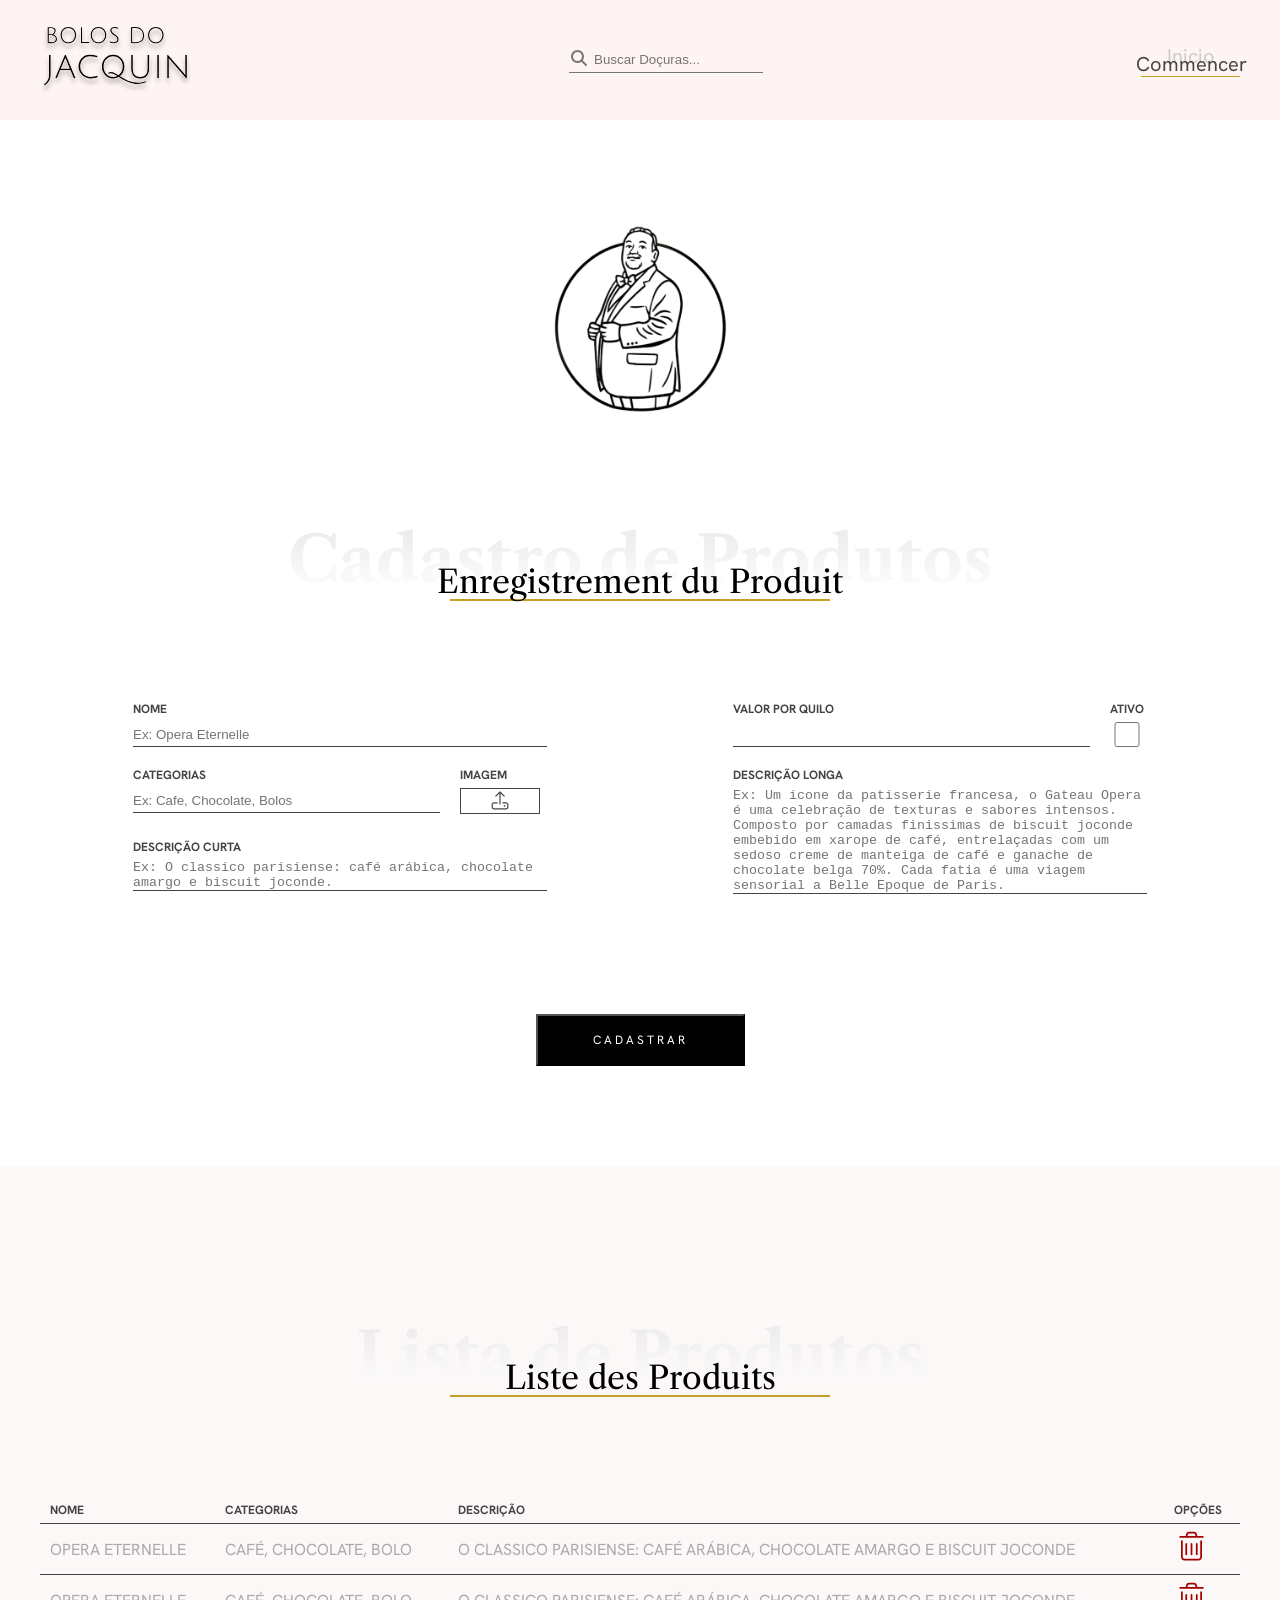
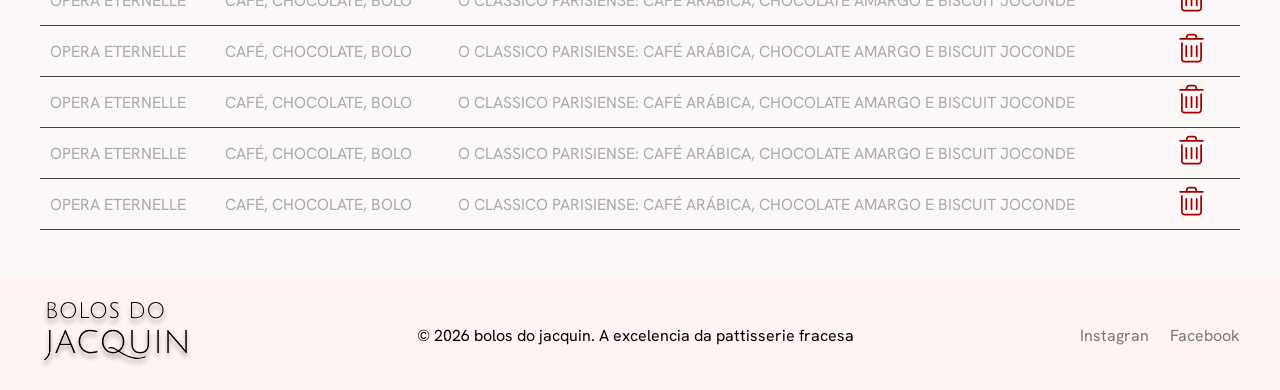
<file: admProduto/index.html>
<!DOCTYPE html>
<html lang="pt-br">

<head>
    <meta charset="UTF-8">
    <meta name="viewport" content="width=device-width, initial-scale=1.0">
    <title>Bolos do jacquin - Adm</title>
    <link rel="stylesheet" href="style.css">
    <link rel="preconnect" href="https://fonts.googleapis.com">
    <link rel="preconnect" href="https://fonts.gstatic.com" crossorigin>
    <link
        href="https://fonts.googleapis.com/css2?family=Hanken+Grotesk:ital,wght@0,100..900;1,100..900&family=Libre+Caslon+Text:ital,wght@0,400;0,700;1,400&display=swap"
        rel="stylesheet">
</head>

<body>
    <header>
        <div class="container header_container">
            <img src="../icones/logo.svg" alt="">

            <div class="box_buscar">
                <svg xmlns="http://www.w3.org/2000/svg"
                    viewBox="0 0 640 640"><!--!Font Awesome Free 7.3.1 by @fontawesome - https://fontawesome.com License - https://fontawesome.com/license/free Copyright 2026 Fonticons, Inc.-->
                    <path
                        d="M480 272C480 317.9 465.1 360.3 440 394.7L566.6 521.4C579.1 533.9 579.1 554.2 566.6 566.7C554.1 579.2 533.8 579.2 521.3 566.7L394.7 440C360.3 465.1 317.9 480 272 480C157.1 480 64 386.9 64 272C64 157.1 157.1 64 272 64C386.9 64 480 157.1 480 272zM272 416C351.5 416 416 351.5 416 272C416 192.5 351.5 128 272 128C192.5 128 128 192.5 128 272C128 351.5 192.5 416 272 416z" />
                </svg>
                <input type="text" placeholder="Buscar Doçuras...">
            </div>

            <a class="link_inicio" href="">
                Inicio
                <span>Commencer</span>
                <hr>
            </a>

            <button>
                <svg xmlns="http://www.w3.org/2000/svg"
                    viewBox="0 0 640 640"><!--! Font Awesome Pro 7.3.1 by @fontawesome - https://fontawesome.com License - https://fontawesome.com/license (Commercial License) Copyright 2026 Fonticons, Inc. -->
                    <path fill="currentColor"
                        d="M360 128L116.3 320L544 320C544 192 432 128 360 128zM64 336C64 326.2 68.5 316.9 76.2 310.9L340.2 102.9C345.8 98.5 352.8 96 360 96C404.3 96 457.6 115.2 499.9 151.8C543.1 189.2 576 245.7 576 320L576 480C576 515.3 547.3 544 512 544L128 544C92.7 544 64 515.3 64 480L64 336zM96 416L544 416L544 352L96 352L96 416zM96 448L96 480C96 497.7 110.3 512 128 512L512 512C529.7 512 544 497.7 544 480L544 448L96 448z" />
                </svg>
            </button>
        </div>
    </header>

    <main>
        <h1>pagina administrativa - bolos do jacquin</h1>
        <section class="cad_produtos">
            <div class="container cad_container">
                <img class="icon_jacquin" src="../img/Logo Bolos do Jacquin.png" alt="">
                <div class="box_h2">
                    <h2>Cadastro de Produtos</h2>
                    <span>Enregistrement du Produit</span>
                    <hr>
                </div>

                <form action="">
                    <div class="inputs_form">
                        <div class="form_coluna1 ">
                            <div class="linha_form lf_coluna">
                                <label for="">nome</label>
                                <input placeholder="Ex: Opera Eternelle" type="text" name="" id="">
                            </div>

                            <div class="linha_form lf_linha">
                                <div class="input_cat lf_coluna ">
                                    <label for="">categorias</label>
                                    <input type="text" placeholder="Ex: Cafe, Chocolate, Bolos">
                                </div>
                                <div class="input_img lf_coluna">
                                    <span>imagem</span>
                                    <label for="img">
                                        <svg xmlns="http://www.w3.org/2000/svg"
                                            viewBox="0 0 640 640"><!--! Font Awesome Pro 7.3.1 by @fontawesome - https://fontawesome.com License - https://fontawesome.com/license (Commercial License) Copyright 2026 Fonticons, Inc. -->
                                            <path fill="currentColor"
                                                d="M336 118.6L336 400C336 408.8 328.8 416 320 416C311.2 416 304 408.8 304 400L304 118.6L219.3 203.3C213.1 209.5 202.9 209.5 196.7 203.3C190.5 197.1 190.5 186.9 196.7 180.7L308.7 68.7C314.9 62.5 325.1 62.5 331.3 68.7L443.3 180.7C449.5 186.9 449.5 197.1 443.3 203.3C437.1 209.5 426.9 209.5 420.7 203.3L336 118.6zM256 384L160 384C142.3 384 128 398.3 128 416L128 480C128 497.7 142.3 512 160 512L480 512C497.7 512 512 497.7 512 480L512 416C512 398.3 497.7 384 480 384L384 384L384 352L480 352C515.3 352 544 380.7 544 416L544 480C544 515.3 515.3 544 480 544L160 544C124.7 544 96 515.3 96 480L96 416C96 380.7 124.7 352 160 352L256 352L256 384zM416 448C416 434.7 426.7 424 440 424C453.3 424 464 434.7 464 448C464 461.3 453.3 472 440 472C426.7 472 416 461.3 416 448z" />
                                        </svg>
                                    </label>
                                    <input type="file" name="img" id="img">
                                </div>
                            </div>

                            <div class="linha_form lf_coluna ">
                                <label for="">Descrição curta</label>
                                <textarea
                                    placeholder="Ex: O classico parisiense: café arábica, chocolate amargo e biscuit joconde."
                                    name="" id="" rows="2"></textarea>
                            </div>
                        </div>
                        <div class="form_coluna2">
                            <div class="linha_form lf_linha">
                                <div class="input_valor lf_coluna ">
                                    <label for="">valor por quilo</label>
                                    <input type="text" name="" id="">
                                </div>

                                <div class="input_ativo lf_coluna ">
                                    <label for="">ativo</label>
                                    <input type="checkbox" name="" id="">
                                </div>
                            </div>
                            <div class="linha_form lf_coluna ">
                                <label for="">Descrição longa</label>
                                <textarea
                                    placeholder="Ex: Um icone da patisserie francesa, o Gateau Opera é uma celebração de texturas e sabores intensos. Composto por camadas finissimas de biscuit joconde embebido em xarope de café, entrelaçadas com um sedoso creme de manteiga de café e ganache de chocolate belga 70%. Cada fatia é uma viagem sensorial a Belle Epoque de Paris."
                                    name="" id="" rows="7"></textarea>
                            </div>
                        </div>
                    </div>
                    <input type="button" value="cadastrar">
                </form>
            </div>
        </section>
        <section class="list_produtos">
            <div class="container list_container">
                <div class="box_h2">
                    <h2>Lista de Produtos</h2>
                    <span>Liste des Produits</span>
                    <hr>
                </div>
                <table>
                    <thead>
                        <tr>
                            <th>nome</th>
                            <th>categorias</th>
                            <th>descrição</th>
                            <th>opções</th>
                        </tr>
                    </thead>
                    <tbody>
                        <tr>
                            <td data-cell="nome">Opera Eternelle</td>
                            <td data-cell="categorias">Café, Chocolate, Bolo</td>
                            <td data-cell="descrição">O classico parisiense: café arábica, chocolate amargo e biscuit
                                joconde</td>
                            <td data-cell="opções">
                                <svg xmlns="http://www.w3.org/2000/svg"
                                    viewBox="0 0 640 640"><!--! Font Awesome Pro 7.2.0 by @fontawesome - https://fontawesome.com License - https://fontawesome.com/license (Commercial License) Copyright 2026 Fonticons, Inc. -->
                                    <path fill="currentColor"
                                        d="M256.5 91.4C258.5 84.6 264.8 80 271.8 80L368.2 80C375.3 80 381.5 84.6 383.5 91.4L394.5 128L245.5 128L256.5 91.4zM212.1 128L112 128C103.2 128 96 135.2 96 144C96 152.8 103.2 160 112 160L528 160C536.8 160 544 152.8 544 144C544 135.2 536.8 128 528 128L427.9 128L414.2 82.2C408.1 61.9 389.4 48 368.2 48L271.8 48C250.6 48 231.9 61.9 225.8 82.2L212.1 128zM128 208L128 512C128 547.3 156.7 576 192 576L448 576C483.3 576 512 547.3 512 512L512 208L480 208L480 512C480 529.7 465.7 544 448 544L192 544C174.3 544 160 529.7 160 512L160 208L128 208zM240 272C240 263.2 232.8 256 224 256C215.2 256 208 263.2 208 272L208 464C208 472.8 215.2 480 224 480C232.8 480 240 472.8 240 464L240 272zM336 272C336 263.2 328.8 256 320 256C311.2 256 304 263.2 304 272L304 464C304 472.8 311.2 480 320 480C328.8 480 336 472.8 336 464L336 272zM432 272C432 263.2 424.8 256 416 256C407.2 256 400 263.2 400 272L400 464C400 472.8 407.2 480 416 480C424.8 480 432 472.8 432 464L432 272z" />
                                </svg>
                            </td>
                        </tr>
                        <tr>
                            <td data-cell="nome">Opera Eternelle</td>
                            <td data-cell="categorias">Café, Chocolate, Bolo</td>
                            <td data-cell="descrição">O classico parisiense: café arábica, chocolate amargo e biscuit
                                joconde</td>
                            <td data-cell="opções">
                                <svg xmlns="http://www.w3.org/2000/svg"
                                    viewBox="0 0 640 640"><!--! Font Awesome Pro 7.2.0 by @fontawesome - https://fontawesome.com License - https://fontawesome.com/license (Commercial License) Copyright 2026 Fonticons, Inc. -->
                                    <path fill="currentColor"
                                        d="M256.5 91.4C258.5 84.6 264.8 80 271.8 80L368.2 80C375.3 80 381.5 84.6 383.5 91.4L394.5 128L245.5 128L256.5 91.4zM212.1 128L112 128C103.2 128 96 135.2 96 144C96 152.8 103.2 160 112 160L528 160C536.8 160 544 152.8 544 144C544 135.2 536.8 128 528 128L427.9 128L414.2 82.2C408.1 61.9 389.4 48 368.2 48L271.8 48C250.6 48 231.9 61.9 225.8 82.2L212.1 128zM128 208L128 512C128 547.3 156.7 576 192 576L448 576C483.3 576 512 547.3 512 512L512 208L480 208L480 512C480 529.7 465.7 544 448 544L192 544C174.3 544 160 529.7 160 512L160 208L128 208zM240 272C240 263.2 232.8 256 224 256C215.2 256 208 263.2 208 272L208 464C208 472.8 215.2 480 224 480C232.8 480 240 472.8 240 464L240 272zM336 272C336 263.2 328.8 256 320 256C311.2 256 304 263.2 304 272L304 464C304 472.8 311.2 480 320 480C328.8 480 336 472.8 336 464L336 272zM432 272C432 263.2 424.8 256 416 256C407.2 256 400 263.2 400 272L400 464C400 472.8 407.2 480 416 480C424.8 480 432 472.8 432 464L432 272z" />
                                </svg>
                            </td>
                        </tr>
                        <tr>
                            <td data-cell="nome">Opera Eternelle</td>
                            <td data-cell="categorias">Café, Chocolate, Bolo</td>
                            <td data-cell="descrição">O classico parisiense: café arábica, chocolate amargo e biscuit
                                joconde</td>
                            <td data-cell="opções">
                                <svg xmlns="http://www.w3.org/2000/svg"
                                    viewBox="0 0 640 640"><!--! Font Awesome Pro 7.2.0 by @fontawesome - https://fontawesome.com License - https://fontawesome.com/license (Commercial License) Copyright 2026 Fonticons, Inc. -->
                                    <path fill="currentColor"
                                        d="M256.5 91.4C258.5 84.6 264.8 80 271.8 80L368.2 80C375.3 80 381.5 84.6 383.5 91.4L394.5 128L245.5 128L256.5 91.4zM212.1 128L112 128C103.2 128 96 135.2 96 144C96 152.8 103.2 160 112 160L528 160C536.8 160 544 152.8 544 144C544 135.2 536.8 128 528 128L427.9 128L414.2 82.2C408.1 61.9 389.4 48 368.2 48L271.8 48C250.6 48 231.9 61.9 225.8 82.2L212.1 128zM128 208L128 512C128 547.3 156.7 576 192 576L448 576C483.3 576 512 547.3 512 512L512 208L480 208L480 512C480 529.7 465.7 544 448 544L192 544C174.3 544 160 529.7 160 512L160 208L128 208zM240 272C240 263.2 232.8 256 224 256C215.2 256 208 263.2 208 272L208 464C208 472.8 215.2 480 224 480C232.8 480 240 472.8 240 464L240 272zM336 272C336 263.2 328.8 256 320 256C311.2 256 304 263.2 304 272L304 464C304 472.8 311.2 480 320 480C328.8 480 336 472.8 336 464L336 272zM432 272C432 263.2 424.8 256 416 256C407.2 256 400 263.2 400 272L400 464C400 472.8 407.2 480 416 480C424.8 480 432 472.8 432 464L432 272z" />
                                </svg>
                            </td>
                        </tr>
                        <tr>
                            <td data-cell="nome">Opera Eternelle</td>
                            <td data-cell="categorias">Café, Chocolate, Bolo</td>
                            <td data-cell="descrição">O classico parisiense: café arábica, chocolate amargo e biscuit
                                joconde</td>
                            <td data-cell="opções">
                                <svg xmlns="http://www.w3.org/2000/svg"
                                    viewBox="0 0 640 640"><!--! Font Awesome Pro 7.2.0 by @fontawesome - https://fontawesome.com License - https://fontawesome.com/license (Commercial License) Copyright 2026 Fonticons, Inc. -->
                                    <path fill="currentColor"
                                        d="M256.5 91.4C258.5 84.6 264.8 80 271.8 80L368.2 80C375.3 80 381.5 84.6 383.5 91.4L394.5 128L245.5 128L256.5 91.4zM212.1 128L112 128C103.2 128 96 135.2 96 144C96 152.8 103.2 160 112 160L528 160C536.8 160 544 152.8 544 144C544 135.2 536.8 128 528 128L427.9 128L414.2 82.2C408.1 61.9 389.4 48 368.2 48L271.8 48C250.6 48 231.9 61.9 225.8 82.2L212.1 128zM128 208L128 512C128 547.3 156.7 576 192 576L448 576C483.3 576 512 547.3 512 512L512 208L480 208L480 512C480 529.7 465.7 544 448 544L192 544C174.3 544 160 529.7 160 512L160 208L128 208zM240 272C240 263.2 232.8 256 224 256C215.2 256 208 263.2 208 272L208 464C208 472.8 215.2 480 224 480C232.8 480 240 472.8 240 464L240 272zM336 272C336 263.2 328.8 256 320 256C311.2 256 304 263.2 304 272L304 464C304 472.8 311.2 480 320 480C328.8 480 336 472.8 336 464L336 272zM432 272C432 263.2 424.8 256 416 256C407.2 256 400 263.2 400 272L400 464C400 472.8 407.2 480 416 480C424.8 480 432 472.8 432 464L432 272z" />
                                </svg>
                            </td>
                        </tr>
                        <tr>
                            <td data-cell="nome">Opera Eternelle</td>
                            <td data-cell="categorias">Café, Chocolate, Bolo</td>
                            <td data-cell="descrição">O classico parisiense: café arábica, chocolate amargo e biscuit
                                joconde</td>
                            <td data-cell="opções">
                                <svg xmlns="http://www.w3.org/2000/svg"
                                    viewBox="0 0 640 640"><!--! Font Awesome Pro 7.2.0 by @fontawesome - https://fontawesome.com License - https://fontawesome.com/license (Commercial License) Copyright 2026 Fonticons, Inc. -->
                                    <path fill="currentColor"
                                        d="M256.5 91.4C258.5 84.6 264.8 80 271.8 80L368.2 80C375.3 80 381.5 84.6 383.5 91.4L394.5 128L245.5 128L256.5 91.4zM212.1 128L112 128C103.2 128 96 135.2 96 144C96 152.8 103.2 160 112 160L528 160C536.8 160 544 152.8 544 144C544 135.2 536.8 128 528 128L427.9 128L414.2 82.2C408.1 61.9 389.4 48 368.2 48L271.8 48C250.6 48 231.9 61.9 225.8 82.2L212.1 128zM128 208L128 512C128 547.3 156.7 576 192 576L448 576C483.3 576 512 547.3 512 512L512 208L480 208L480 512C480 529.7 465.7 544 448 544L192 544C174.3 544 160 529.7 160 512L160 208L128 208zM240 272C240 263.2 232.8 256 224 256C215.2 256 208 263.2 208 272L208 464C208 472.8 215.2 480 224 480C232.8 480 240 472.8 240 464L240 272zM336 272C336 263.2 328.8 256 320 256C311.2 256 304 263.2 304 272L304 464C304 472.8 311.2 480 320 480C328.8 480 336 472.8 336 464L336 272zM432 272C432 263.2 424.8 256 416 256C407.2 256 400 263.2 400 272L400 464C400 472.8 407.2 480 416 480C424.8 480 432 472.8 432 464L432 272z" />
                                </svg>
                            </td>
                        </tr>
                        <tr>
                            <td data-cell="nome">Opera Eternelle</td>
                            <td data-cell="categorias">Café, Chocolate, Bolo</td>
                            <td data-cell="descrição">O classico parisiense: café arábica, chocolate amargo e biscuit
                                joconde</td>
                            <td data-cell="opções">
                                <svg xmlns="http://www.w3.org/2000/svg"
                                    viewBox="0 0 640 640"><!--! Font Awesome Pro 7.2.0 by @fontawesome - https://fontawesome.com License - https://fontawesome.com/license (Commercial License) Copyright 2026 Fonticons, Inc. -->
                                    <path fill="currentColor"
                                        d="M256.5 91.4C258.5 84.6 264.8 80 271.8 80L368.2 80C375.3 80 381.5 84.6 383.5 91.4L394.5 128L245.5 128L256.5 91.4zM212.1 128L112 128C103.2 128 96 135.2 96 144C96 152.8 103.2 160 112 160L528 160C536.8 160 544 152.8 544 144C544 135.2 536.8 128 528 128L427.9 128L414.2 82.2C408.1 61.9 389.4 48 368.2 48L271.8 48C250.6 48 231.9 61.9 225.8 82.2L212.1 128zM128 208L128 512C128 547.3 156.7 576 192 576L448 576C483.3 576 512 547.3 512 512L512 208L480 208L480 512C480 529.7 465.7 544 448 544L192 544C174.3 544 160 529.7 160 512L160 208L128 208zM240 272C240 263.2 232.8 256 224 256C215.2 256 208 263.2 208 272L208 464C208 472.8 215.2 480 224 480C232.8 480 240 472.8 240 464L240 272zM336 272C336 263.2 328.8 256 320 256C311.2 256 304 263.2 304 272L304 464C304 472.8 311.2 480 320 480C328.8 480 336 472.8 336 464L336 272zM432 272C432 263.2 424.8 256 416 256C407.2 256 400 263.2 400 272L400 464C400 472.8 407.2 480 416 480C424.8 480 432 472.8 432 464L432 272z" />
                                </svg>
                            </td>
                        </tr>
                    </tbody>
                </table>
            </div>
        </section>
    </main>

    <footer>
       <div class="container footer_container">
        <img src="../icones/logo.svg" alt="logo loja do jacquin">
        <span>© 2026 bolos do jacquin. A excelencia da pattisserie fracesa</span>
        <nav class="nav_footer">
            <a href="">Instagran</a>
            <a href="">Facebook</a>
        </nav>
       </div>
    </footer>

</body>

</html>
</file>
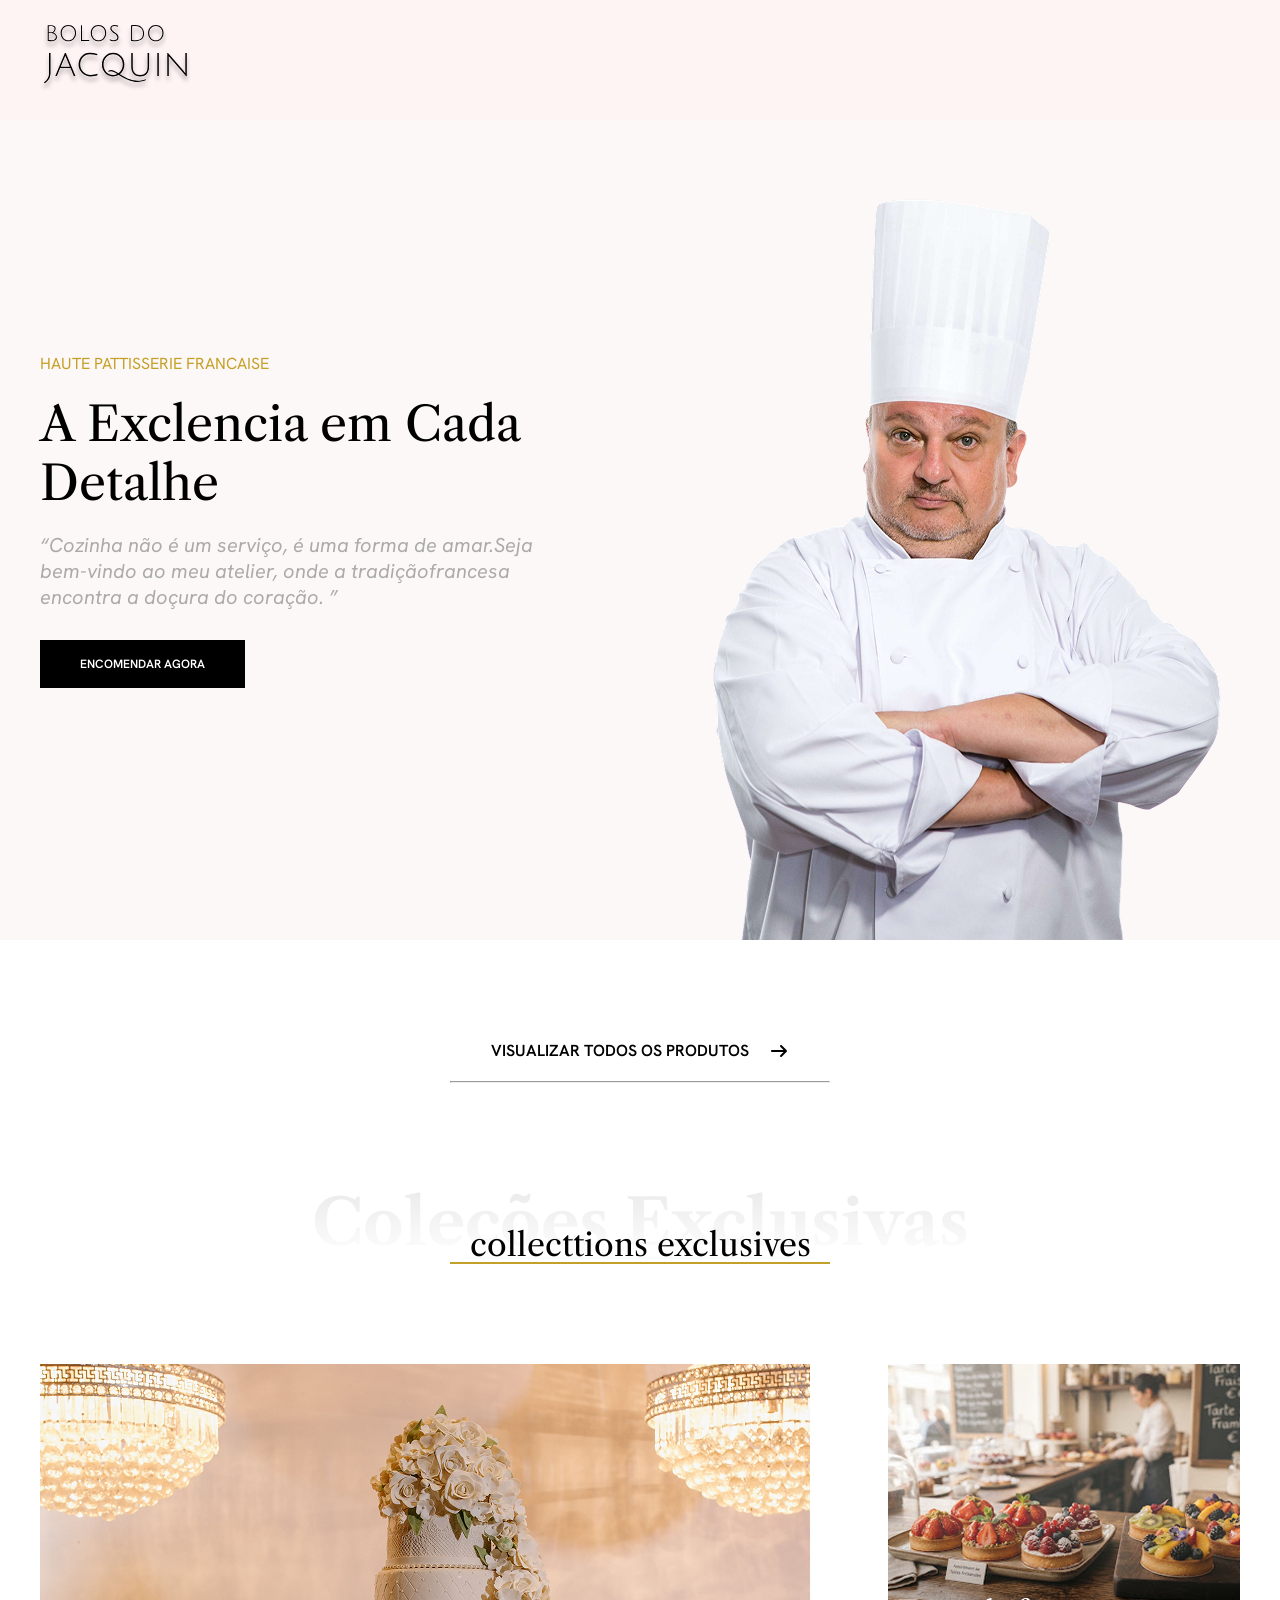
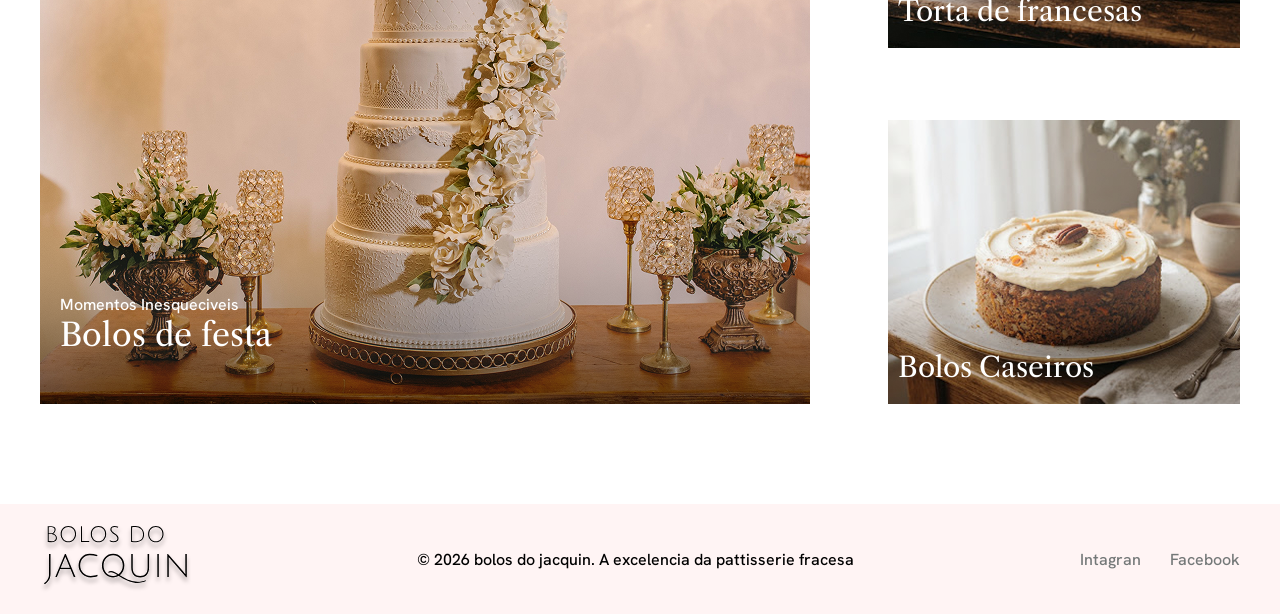
<file: home/index.html>
<!DOCTYPE html>
<html lang="pt-br">

<head>
   <meta charset="UTF-8">
   <meta name="viewport" content="width=device-width, initial-scale=1.0">
   <title>Home - Bolos do Jacquin</title>
   <link rel="stylesheet" href="style.css">
   <link rel="preconnect" href="https://fonts.googleapis.com">
   <link rel="preconnect" href="https://fonts.gstatic.com" crossorigin>
   <link
      href="https://fonts.googleapis.com/css2?family=Hanken+Grotesk:ital,wght@0,100..900;1,100..900&family=Libre+Caslon+Text:ital,wght@0,400;0,700;1,400&display=swap"
      rel="stylesheet">
</head>

<body>
   <header class="home_cabecalho">
      <div class="home_container">
         <img src="../icones/logo.svg" alt="">
      </div>
   </header>
   <main>
      <h1>pagina inicial bolos do Jacquin</h1>
      <section class="home_banner">
         <div class="home_container banner_conteiner">
            <div class="box_texto_banner">
               <span class="linha1">haute pattisserie francaise</span><br>
               <span class="linha2">A Exclencia em Cada Detalhe</span>
               <p class="linha3">“Cozinha não é um serviço, é uma forma de amar.Seja bem-vindo ao meu atelier, onde a
                  tradiçãofrancesa
                  encontra a doçura do coração. ”</p>
               <a class="linha4" href="">encomendar agora</a>
            </div>
            <img src="../img/jacquin.banner.png" alt="foto do jacquin vestindo sua dólmâ">
         </div>
      </section>

      <section class="home_container home_produtos">
         <div class="link_produtos">
            <div>
               <a href="">visualizar todos os produtos</a>
               <svg xmlns="http://www.w3.org/2000/svg"
                  viewBox="0 0 640 640"><!--!Font Awesome Free 7.3.1 by @fontawesome - https://fontawesome.com License - https://fontawesome.com/license/free Copyright 2026 Fonticons, Inc.-->
                  <path
                     d="M566.6 342.6C579.1 330.1 579.1 309.8 566.6 297.3L406.6 137.3C394.1 124.8 373.8 124.8 361.3 137.3C348.8 149.8 348.8 170.1 361.3 182.6L466.7 288L96 288C78.3 288 64 302.3 64 320C64 337.7 78.3 352 96 352L466.7 352L361.3 457.4C348.8 469.9 348.8 490.2 361.3 502.7C373.8 515.2 394.1 515.2 406.6 502.7L566.6 342.7z" />
               </svg>
            </div>
            <hr>
         </div>
         <div class="home_subtitulo">
            <h2>Coleções Exclusivas</h2>
            <span>collecttions exclusives</span>
            <hr>
         </div>
         <div class="container_categorias">
            <a href="">
               <div class="img_categoria1">
                  <span>Momentos Inesqueciveis</span>
                  <h3>Bolos de festa</h3>
               </div>
            </a>

            <div class="col_categorias">
               <a href="">
                  <div class="img_categoria2">
                     <h3>Torta de francesas</h3>
                  </div>
               </a>

               <a href="">
                  <div class="img_categoria3">
                     <h3>Bolos Caseiros</h3>
                  </div>
               </a>
            </div>
         </div>
      </section>


   </main>
   <footer>
      <div class="home_container footer_container">
        <img src="../img/logo.svg" alt="logo bolos do jacquin">
        <span>© 2026 bolos do jacquin. A excelencia da pattisserie fracesa</span>
        <nav class="nav_footer">
          <a href="">Intagran</a>
          <a href="">Facebook</a>
        </nav>
      </div>
   </footer>
</body>

</html>
</file>
<file: admProduto/style.css>
*{
    margin: 0;
    padding: 0;
    box-sizing: border-box;
}

:root{
    --corPrincipal:#fff4f4;
    --fontHanken: "Hanken Grotesk", sans-serif;
    --corDourado: #c5a028;
    --corSecundaria: #fdf8f8;
}

.container{
    width: 95%;
    max-width: 1200px;
    margin: 0 auto;
    /* background-color: aqua; */
}

h1{
    position: absolute;
    width: 1px;
    height: 1px;
    margin: -1px;
    overflow: hidden;
}

header{
    background-color: var(--corPrincipal);
    font-family: var(--fontHanken);
}

.header_container{
    display: flex;
    justify-content: space-between;
    align-items: center;
    height: 120px;
}

.box_buscar{
    position: relative;
}

.box_buscar svg{
    width: 20px;
    position: absolute;
    fill: #747878;
}
.box_buscar input{
    padding-left: 25px;
    padding-bottom: 5px;
    background-color: transparent;
    border: none;
    border-bottom: solid 1px #747878;
}

.box_buscar input:focus{
    outline: none;
}

.link_inicio{
    color: #cccccc;
    text-decoration: none;
    font-size: 20px;
    position: relative;
    text-align: center;
}

.link_inicio span{
    color: #444444;
    position: absolute;
    left: -5px;
    top: 8px;
}

.link_inicio hr{
    margin-top: 7px;
    width: 99px;
    background-color: var(--corDourado) ;
    border: none;
    height: 1px;
}

/* ----------BOTAO menu----------- */

.header_container button{
    background-color: transparent;
    border: none;
    display: none;
}

.header_container button svg{
    width: 50px;
}

/* ---------secao cadastro de produto--------- */
.cad_container{
    display: flex;
    flex-direction: column;
    align-items: center;
    padding: 100px 0;
}

.icon_jacquin{
    width: 200px;
}

.box_h2{
    font-family: "Libre Caslon Text", serif;
    /* background-color: brown; */
    display: flex;
    flex-direction: column;
    align-items: center;
    position: relative;
    margin-top: 100px;
    margin-bottom: 100px;
}

.box_h2 h2{
    font-weight: 700;
    font-size: 64px;
    background-image:linear-gradient(0deg, #ffffff, #e9e9e9) ;
    background-clip: text;
    -webkit-background-clip: text;

    color: transparent;
    -webkit-text-fill-color: transparent;
}
.box_h2 span{
    font-size: 32px;
    position: absolute;
    bottom: -10px;
    margin-bottom: 10px;
}

.box_h2 hr{
    max-width: 380px;
    width: 100%;
    background-color:#c5a028 ;
    border: none;
    height: 2px;
}

/*--------- formulario------ */
form{
    /* background-color:aquamarine;    */
    width: 100%;
} 

.inputs_form{
    display: flex;
    justify-content: space-around;
    width: 100%;
    max-width: 1200px;
}

.lf_coluna{
   display: flex;
   flex-direction: column;
}

.lf_linha{
    display: flex; 
}

.input_img svg{
    width: 24px;
}
.form_coluna1,
.form_coluna2{
    max-width: 414px;
    width: 80%;
}

.input_img span,
form label{
    font-family: var(--fontHanken);
    text-transform: uppercase;
    color: #444444;
    font-size: 12px;
    font-weight: 700;
    margin-bottom: 5px;
}

.inputs_form input[type=text],
.inputs_form textarea{
    background-color: transparent;
    border: none;
    border-bottom: solid 1px #444444;
    resize: none;
}

.inputs_form input[type=text],
.inputs_form textarea:focus{
    outline: none;
}

.linha_form{
    margin-bottom: 20px;
}

.inputs_form input[type=file]{
    display:none;
}

.input_img label{
    display: flex;
    align-items: center;
    justify-content: center;
    width: 80px;
    border: solid 1px #444444;
}

.input_img label:hover{
    cursor: pointer;
}

form input[type=checkbox],
form input[type=text]{
    height: 25px;
}

.input_cat{
    width: 79%;
}

.input_cat input{
    max-width: 314px;
    margin-right: 20px;
}

.input_valor{
    width: 91%;
}

.input_valor input{
    margin-right: 20px;
    max-width: 360px;
}

form input[type=button]{
    margin:100px auto 0;
    display: block;
    font-family: var(--fontHanken);
    background-color: #000000;
    color: #ffffff;
    text-transform: uppercase;
    font-size: 12px;
    padding: 16px 55px;
    cursor: pointer;
    letter-spacing: 3px;
}

/* -------- lista de produtos-------- */

.list_produtos{
    background-color: var(--corSecundaria);
    padding-top: 50px;
    padding-bottom: 50px;
}

table{
    /* background-color: aquamarine; */
    width: 100%;
    font-family: var(--fontHanken);
    text-transform: uppercase;
    border-collapse: collapse;
}

thead{
    font-size: 12px;
    font-weight: 600;
    color: #444444;
    text-align: left;
}

tbody{
    color: #aaaaaa;
}

table svg{
    width: 35px;
    color: #a30000;
}

th, td{
    border-bottom: solid 1px #444444;
    padding: 5px 10px;
}
/* -------------------banner final--------------- */
footer{
    background-color: #fff4f4;
    height: 110px;
    display: flex;
    align-items: center;
}
.footer_container{
    display: flex;
    justify-content: space-between;
    align-items: center;
}

.footer_container span,
.nav_footer a{
    font-family: var(--fontHanken);
}

.nav_footer{
    display: flex;
    justify-content: space-between;
    width: 160px;
}

.nav_footer a{
    text-decoration: none;
    color: #747878;
}


/* ----------MEDIAS-------- */

@media screen and (max-width: 768px){
    .header_container button{
        display: block;
    }

    .link_inicio,
    .box_buscar{
        display: none;
    }

    .box_h2 h2 {
        font-size: 32px;
    }

    .box_h2 span{
        font-size: 20px;
        bottom: -18px; 
        margin-bottom: 20px ;
    }

    .box_h2 hr{
        margin-top: 10px;
        width: 70%;
    } 
    /*--------- formulario------- */
    .inputs_form{
        flex-direction: column;
        align-items: center;
    } 
    
    .form_coluna1,
    .form_coluna2{
    max-width: 500px;
    width: 80%;
    }
    /*------------ tabela------------- */

    thead{
        display: none;
    }

    tbody tr{
        display: flex;
        flex-direction: column;
        border: solid 1px #444444;
        border-radius: 10px;
        background-color: #ffffff; 
        box-shadow: #00000040 5px 5px 5px;
        max-width: 500px;
        margin: 0 auto 50px;
    }

    tbody td{
        border: none;
    }

    tbody td::before{
        content: attr(data-cell) ": ";
        font-size: 12px;
        color: #444444;
    }

    .footer_container{
        flex-direction: column;
        margin-bottom: 5px;
    }
    
    footer img{
        order: 1;
    }

    footer span{
        order: 2;
    }

    footer 
    .nav_footer{
        order: 2;
        
    }
}
</file>
<file: home/style.css>
*{
    margin: 0px;
    padding: 0px;
    box-sizing: border-box;
}

h1{
    position: absolute;
    width: 1px;
    height: 1px;
    margin: -1px;
    overflow: hidden;
}

/* ----------cabecalho--------- */

.home_cabecalho{
    background-color: #fff4f4;
    height: 120px;
    display: flex;
    justify-content: center;
    align-items: center;
}

.home_container{
   /* background-color: #61edf7; */
    max-width: 1200px;/* Largura maxima 1200px */
    width: 95%;/* largura 95% */
    margin: 0 auto;
}

/* ---------banner--------- */

.home_banner{
    background-color: #fdf8f8;

}

.box_texto_banner{
    /* background-color: rgb(38, 0, 253); */
    font-family: "Hanken Grotesk", sans-serif;
    max-width: 520px;
}

.banner_conteiner{
    display: flex;
    align-items: center;
    justify-content: space-between;
}

.banner_conteiner img{
    width: 547px;
}

.linha1{
    color: #c5a028;     
    font-size: 16px;
    font-weight:500px ;
    text-transform: uppercase;
    margin-bottom: 20px;
    display:inline-block;
}
.linha2{
    font-family: "Libre Caslon Text", serif;
    font-size: 48px;
    margin-bottom: 20px;
    display:inline-block;
}
.linha3{
    font-size: 20px;
    font-style: italic;
    color: #aaaaaa;
    margin-bottom: 30px;
    display:inline-block;
}
.linha4{
    font-weight: 600;
    font-size:12px ;
    text-transform: uppercase;
    color: #ffffff;
    text-decoration: none;

    background-color: #000000;
    padding: 16px 40px;
    margin-bottom: 20px;
    display:inline-block;
}
/* ---------produto--------- */

.home_produtos{
    padding: 100px 0;
}

.link_produtos a{
    font-family: "Hanken Grotesk", sans-serif;
    font-weight: 600;
    font-size: 16px;
    text-transform: uppercase;

    text-decoration: none;
    color: #000000;
}

.link_produtos svg{
    width: 20px;   
}

.link_produtos div{
    display: flex;
    align-items: center;
    justify-content: center;
    gap: 20px;
    margin-bottom: 20px;
}

.link_produtos hr{
    max-width: 380px;
    width: 100%;
    margin: 0 auto;
}

.home_subtitulo{
    font-family: "Libre Caslon Text", serif;
    /* background-color: brown; */
    display: flex;
    flex-direction: column;
    align-items: center;
    position: relative;
    margin-top: 100px;
    margin-bottom: 100px;
}

.home_subtitulo h2{
    font-weight: 700;
    font-size: 64px;
    background-image:linear-gradient(0deg, #ffffff, #e9e9e9) ;
    background-clip: text;
    -webkit-background-clip: text;

    color: transparent;
    -webkit-text-fill-color: transparent;
}
.home_subtitulo span{
    font-size: 32px;
    position: absolute;
    bottom: -10px;
    margin-bottom: 10px;
}

.home_subtitulo hr{
    max-width: 380px;
    width: 100%;
    background-color:#c5a028 ;
    border: none;
    height: 2px;
}

.img_categoria1{
    background-image: url(../img/pexels-jonathanborba-26774588\ 1.png);
    width: 770px;
    height: 640px;
    display: flex;
    flex-direction: column;
    justify-content: flex-end;
    padding: 50px 20px;
}
.container_categorias{
    display: flex;
    justify-content: space-between;
    width: 100%;
} 

.container_categorias a{
    color: #ffffff;
    text-decoration: none;
}

.img_categoria1 span{
    font-family: "Hanken Grotesk", sans-serif;
    font-weight: 500;
}
 .img_categoria1 h3{
    font-size: 32px;
 }

.home_produtos h3{
    font-family: "Libre Caslon Text", serif;
    font-weight: 400;
}

.col_categorias{
    display: flex;
    flex-direction: column;
    justify-content: space-between;
    
}

.img_categoria2{
    background-image: url(../img/Image\ \(1\).png);
    width: 25%;
    max-width: 352px;
    height: 284px;
}
 
.img_categoria3{
    background-image: url(../img/Image\ \(2\).png);
    width: 25%;
    max-width: 352px;
    height: 284px;
}

.img_categoria2,
.img_categoria3{
    width: 352px;;
    height: 284px;
    display: flex;
    align-items: flex-end;
    padding: 20px 10px;
    font-size: 24px;
}

/* ---------footer--------- */

footer{
    background-color: #fff4f4;
    height: 110px;
    display: flex;
    align-items: center;
}


.footer_container{
    display: flex;
    justify-content: space-between;
    align-items: center;
}

.nav_footer{
    display: flex;
    justify-content: space-between;
    width: 160px;
}
.footer_container span,
.nav_footer a{
     font-family: "Hanken Grotesk", sans-serif;
    font-weight: 500;
}

.nav_footer a{
    text-decoration: none;
    color: #747878;
}
</file>
